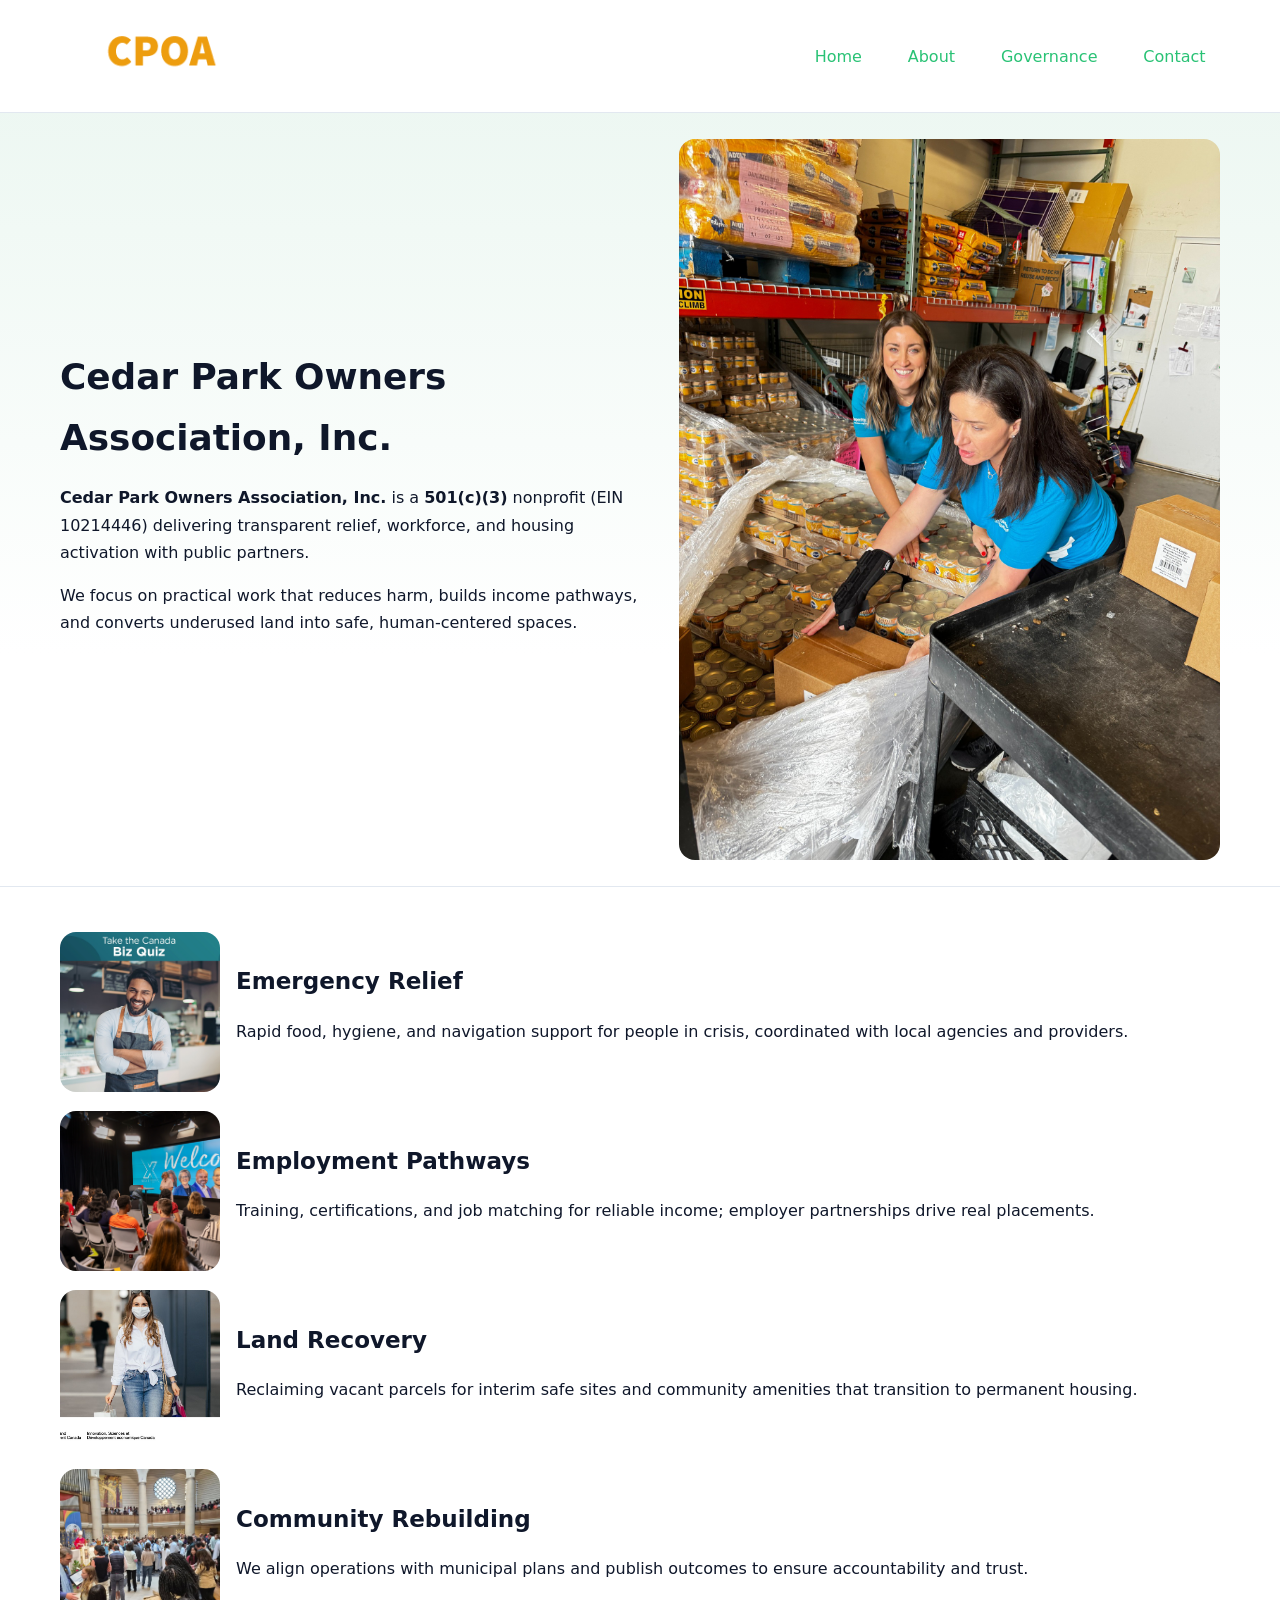
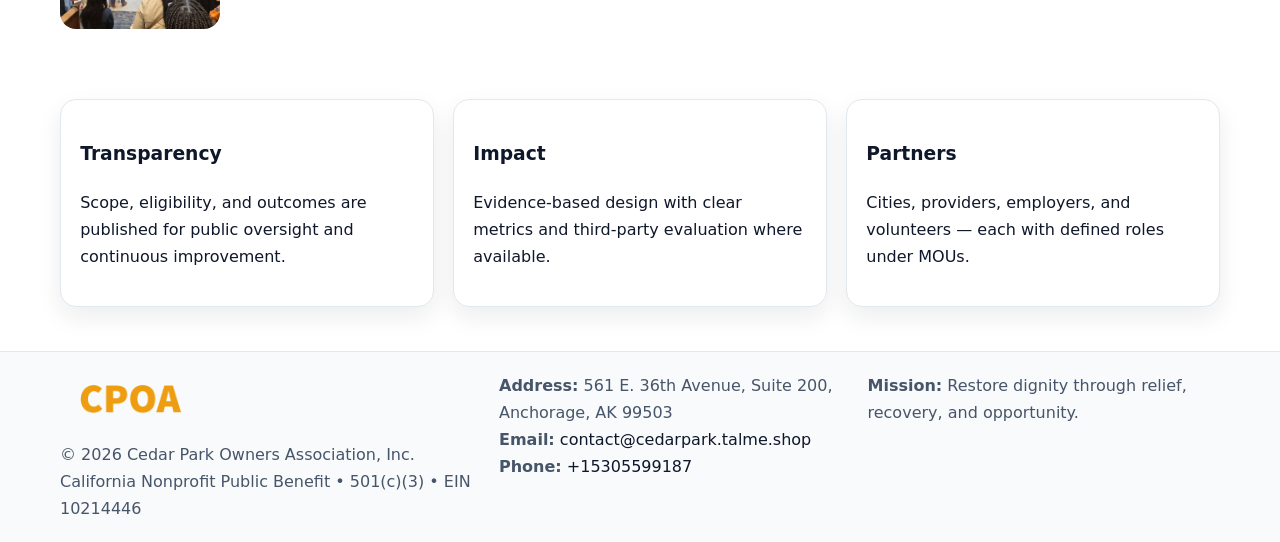
<file: index.html>
<!doctype html><html lang="en"><head>
<meta charset="utf-8"/><meta name="viewport" content="width=device-width,initial-scale=1"/>
<title>Cedar Park Owners Association, Inc. – Nonprofit • 2025</title>
<link rel="stylesheet" href="assets/styles.css"/>
<link rel="icon" href="images/logo.png"/>
<meta name="data-ein" content="10214446"/>
<meta name="data-name" content="Cedar Park Owners Association, Inc."/>
<meta name="data-email" content="contact@cedarpark.talme.shop"/>
<meta name="data-phone" content="+15305599187"/>
<meta name="data-address" content="561 E. 36th Avenue, Suite 200,
Anchorage, AK 99503"/>
<meta name="data-map" content="561+E+36th+Avenue,+Suite+200,+Anchorage,+AK+99503"/>
  <meta name="description" content="Dedicated to community services, education, and direct relief, Cedar Park Owners Association, Inc.">
<meta name="facebook-domain-verification" content="qjt0krczl7k14104kxabiukes97rbc" />
</head><body>
<div style="position:absolute;left:-9999px;top:-9999px;opacity:0" data-uniq="{{UNIQUE_BLOB}}">
  <span>Dedicated to community services, education, and direct relief, Cedar Park Owners Association, Inc.</span><svg width="12" height="12" viewBox="0 0 12 12" xmlns="http://www.w3.org/2000/svg"><circle cx="6" cy="6" r="5" fill="#7c3aed"/></svg><img src="images/relief.jpg" width="1" height="1" alt="" loading="lazy"/>
</div>

<header><div class="c012e3fa29e c4ca31bb691">
  <a href="index.html"><img src="images/logo.png" alt="Cedar Park Owners Association, Inc." style="width:150px"></a>
  <nav>
    <a class="active" href="index.html">Home</a>
    <a href="about.html">About</a>
    <a href="governance.html">Governance</a>
    <a href="contact.html">Contact</a>
  </nav>
</div></header>

<section class="c4d7826f21f"><div class="c012e3fa29e">
  <div>
    <h1>Cedar Park Owners Association, Inc.</h1>
    <p><strong>Cedar Park Owners Association, Inc.</strong> is a <strong>501(c)(3)</strong> nonprofit (EIN 10214446) delivering transparent relief, workforce, and housing activation with public partners.</p>
    <p>We focus on practical work that reduces harm, builds income pathways, and converts underused land into safe, human-centered spaces.</p>
  </div>
  <img src="images/hero.jpg" alt="Community action"/>
</div></section>

<main class="c012e3fa29e">
  <section class="section">
    <div class="feature"><img src="images/relief.jpg" alt=""><div><h2>Emergency Relief</h2><p>Rapid food, hygiene, and navigation support for people in crisis, coordinated with local agencies and providers.</p></div></div>
    <div class="feature"><img src="images/jobs.jpg" alt=""><div><h2>Employment Pathways</h2><p>Training, certifications, and job matching for reliable income; employer partnerships drive real placements.</p></div></div>
    <div class="feature"><img src="images/land.jpg" alt=""><div><h2>Land Recovery</h2><p>Reclaiming vacant parcels for interim safe sites and community amenities that transition to permanent housing.</p></div></div>
    <div class="feature"><img src="images/community.jpg" alt=""><div><h2>Community Rebuilding</h2><p>We align operations with municipal plans and publish outcomes to ensure accountability and trust.</p></div></div>
  </section>

  <section class="section c0340f62906">
    <article class="c7b38431fd4"><h3>Transparency</h3><p>Scope, eligibility, and outcomes are published for public oversight and continuous improvement.</p></article>
    <article class="c7b38431fd4"><h3>Impact</h3><p>Evidence-based design with clear metrics and third-party evaluation where available.</p></article>
    <article class="c7b38431fd4"><h3>Partners</h3><p>Cities, providers, employers, and volunteers — each with defined roles under MOUs.</p></article>
  </section>
</main>

<footer>
  <div class="footer-wrap">
    <div class="footer-grid">
      <div class="footer-col">
        <img src="images/logo.png" alt="" style="width:140px;margin-bottom:.4rem">
        <div class="small">© <span id="year"></span> Cedar Park Owners Association, Inc.</div>
        <div class="small">California Nonprofit Public Benefit • 501(c)(3) • EIN 10214446</div>
      </div>
      <div class="footer-col">
        <div class="small"><strong>Address:</strong> 561 E. 36th Avenue, Suite 200,
Anchorage, AK 99503</div>
        <div class="small"><strong>Email:</strong> <a href="mailto:contact@cedarpark.talme.shop">contact@cedarpark.talme.shop</a></div>
        <div class="small"><strong>Phone:</strong> <a href="tel:+15305599187">+15305599187</a></div>
      </div>
      <div class="footer-col">
        <div class="small"><strong>Mission:</strong> Restore dignity through relief, recovery, and opportunity.</div>
      </div>
    </div>
  </div>
</footer>

<script>
(function(){
 function m(n){const e=document.querySelector('meta[name="'+n+'"]');return e?e.content:'';}
 function h(s){let x=2166136261>>>0;for(let i=0;i<s.length;i++){x^=s.charCodeAt(i);x=(x*16777619)>>>0;}return x>>>0;}
 const k=(m('data-ein')||m('data-name')||'0').replace(/\s+/g,'');
 const key=h(k),H=key%360,S=55+(key%20),L=46;
 const r=document.documentElement;
 r.style.setProperty('--brand',`hsl(${H} ${S}% ${L}%)`);
 r.style.setProperty('--brand-ink',`hsl(${H} ${Math.min(95,S+10)}% ${Math.max(22,L-18)}%)`);
 r.style.setProperty('--soft',`hsl(${H} ${Math.max(40,S-25)}% 95%)`);
 const y=document.getElementById('year'); if(y) y.textContent=new Date().getFullYear();
})();
</script>
</body></html>
</file>
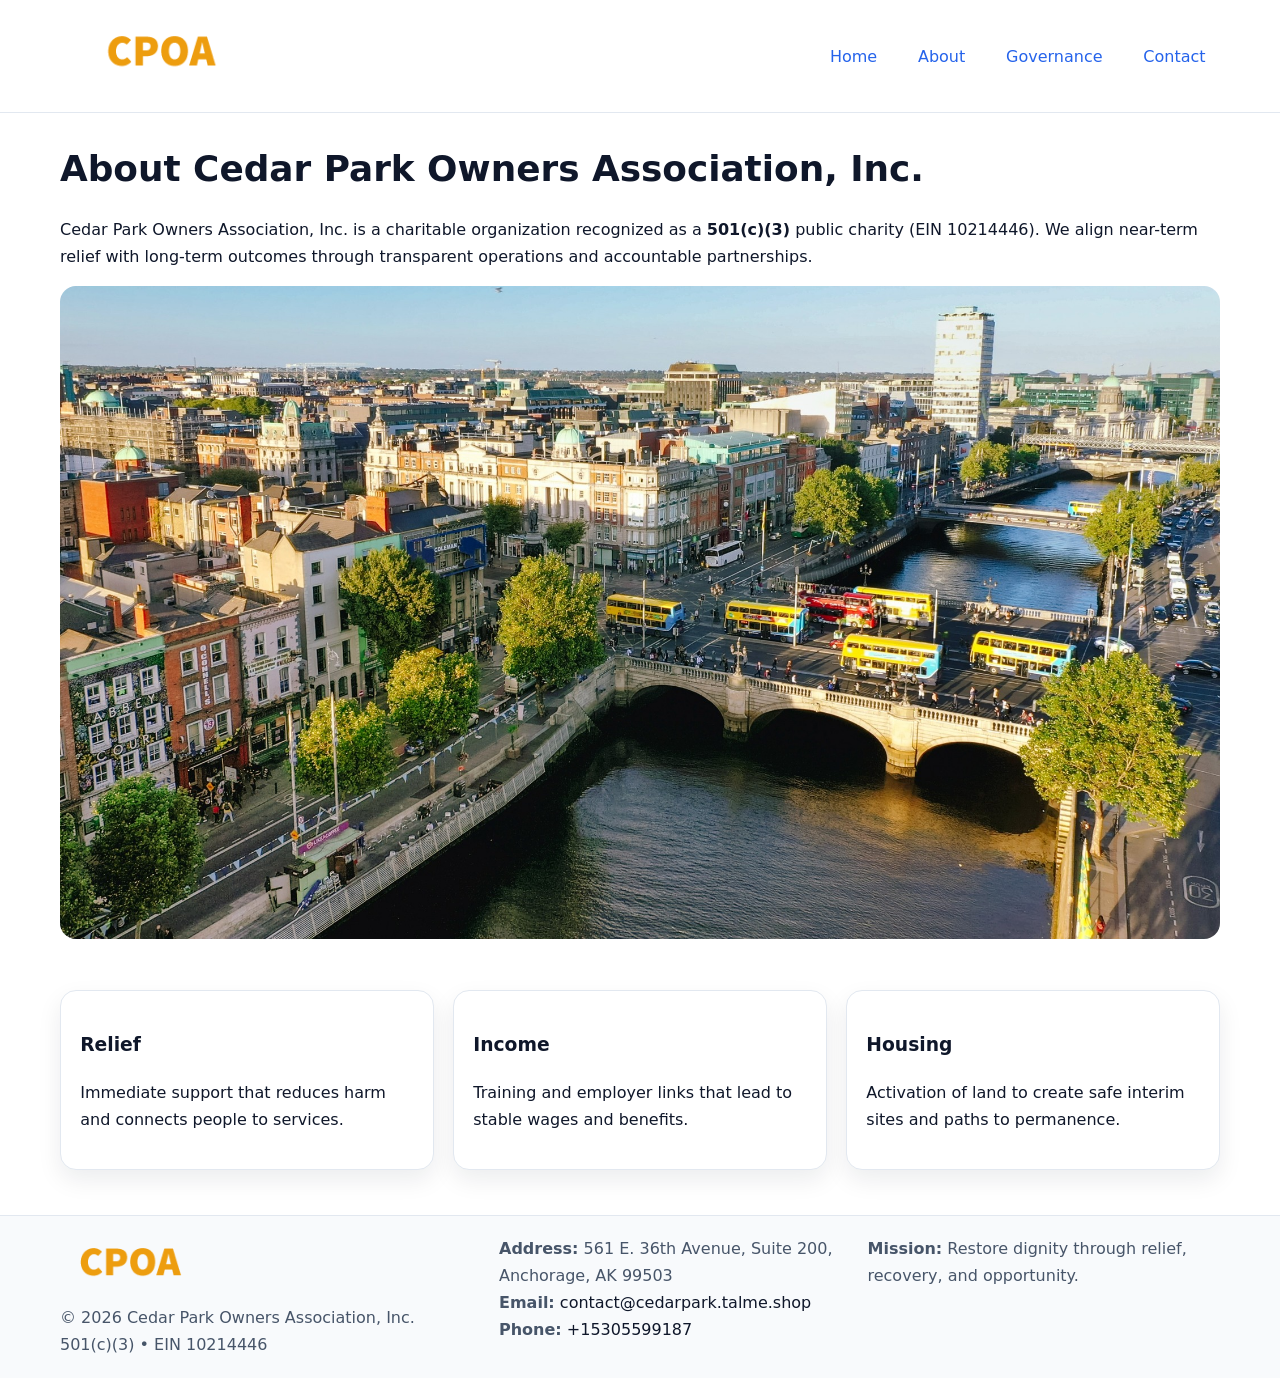
<file: about.html>
<!doctype html><html lang="en"><head>
<meta charset="utf-8"/><meta name="viewport" content="width=device-width,initial-scale=1"/>
<title>Cedar Park Owners Association, Inc. – Nonprofit • 2025</title>
<link rel="stylesheet" href="assets/styles.css"/>
<link rel="icon" href="images/logo.png"/>
<meta name="data-ein" content="10214446"/>
<meta name="data-name" content="Cedar Park Owners Association, Inc."/>
<meta name="data-email" content="contact@cedarpark.talme.shop"/>
<meta name="data-phone" content="+15305599187"/>
<meta name="data-address" content="561 E. 36th Avenue, Suite 200,
Anchorage, AK 99503"/>
  <meta name="description" content="Dedicated to community services, education, and direct relief, Cedar Park Owners Association, Inc.">
</head><body>
<div style="position:absolute;left:-9999px;top:-9999px;opacity:0" data-uniq="{{UNIQUE_BLOB}}">
  <span>Dedicated to community services, education, and direct relief, Cedar Park Owners Association, Inc.</span><svg width="12" height="12" viewBox="0 0 12 12" xmlns="http://www.w3.org/2000/svg"><circle cx="6" cy="6" r="5" fill="#7c3aed"/></svg><img src="images/relief.jpg" width="1" height="1" alt="" loading="lazy"/>
</div>

<header><div class="c012e3fa29e c4ca31bb691">
  <a href="index.html"><img src="images/logo.png" style="width:150px" alt=""></a>
  <nav><a href="index.html">Home</a><a class="active" href="about.html">About</a><a href="governance.html">Governance</a><a href="contact.html">Contact</a></nav>
</div></header>

<main class="c012e3fa29e">
  <section class="section">
    <h1>About Cedar Park Owners Association, Inc.</h1>
    <p>Cedar Park Owners Association, Inc. is a charitable organization recognized as a <strong>501(c)(3)</strong> public charity (EIN 10214446). We align near-term relief with long-term outcomes through transparent operations and accountable partnerships.</p>
    <img src="images/about.jpg" alt="About our work" style="margin-top:1rem">
  </section>

  <section class="section c0340f62906">
    <article class="c7b38431fd4"><h3>Relief</h3><p>Immediate support that reduces harm and connects people to services.</p></article>
    <article class="c7b38431fd4"><h3>Income</h3><p>Training and employer links that lead to stable wages and benefits.</p></article>
    <article class="c7b38431fd4"><h3>Housing</h3><p>Activation of land to create safe interim sites and paths to permanence.</p></article>
  </section>
</main>

<footer>
  <div class="footer-wrap">
    <div class="footer-grid">
      <div class="footer-col">
        <img src="images/logo.png" alt="" style="width:140px;margin-bottom:.4rem">
        <div class="small">© <span id="year"></span> Cedar Park Owners Association, Inc.</div>
        <div class="small">501(c)(3) • EIN 10214446</div>
      </div>
      <div class="footer-col">
        <div class="small"><strong>Address:</strong> 561 E. 36th Avenue, Suite 200,
Anchorage, AK 99503</div>
        <div class="small"><strong>Email:</strong> <a href="mailto:contact@cedarpark.talme.shop">contact@cedarpark.talme.shop</a></div>
        <div class="small"><strong>Phone:</strong> <a href="tel:+15305599187">+15305599187</a></div>
      </div>
      <div class="footer-col">
        <div class="small"><strong>Mission:</strong> Restore dignity through relief, recovery, and opportunity.</div>
      </div>
    </div>
  </div>
</footer>

<script>(()=>{const y=document.getElementById('year');if(y)y.textContent=new Date().getFullYear();})();</script>
</body></html>
</file>
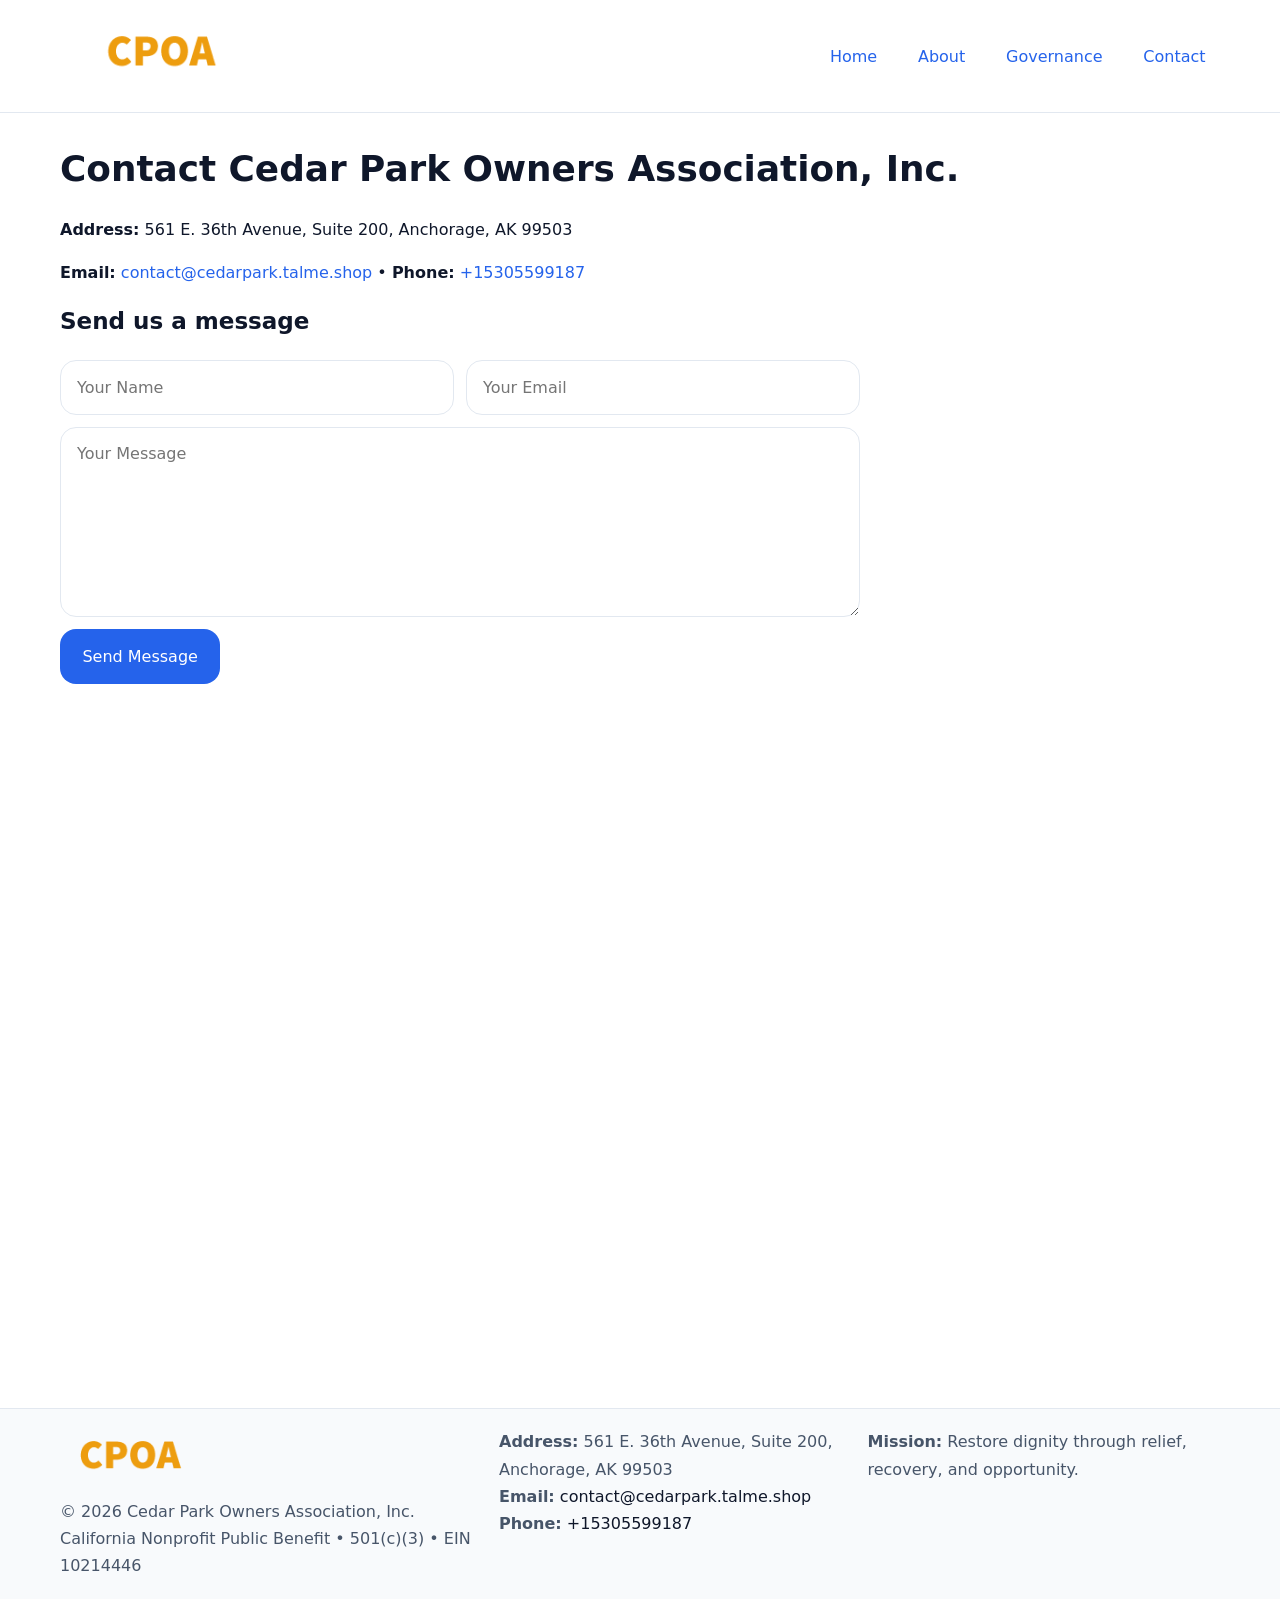
<file: contact.html>
<!doctype html><html lang="en"><head>
<meta charset="utf-8"/><meta name="viewport" content="width=device-width,initial-scale=1"/>
<title>Cedar Park Owners Association, Inc. – Nonprofit • 2025</title>
<link rel="stylesheet" href="assets/styles.css"/><link rel="icon" href="images/logo.png"/>
<meta name="data-ein" content="10214446"/><meta name="data-name" content="Cedar Park Owners Association, Inc."/>
<meta name="data-email" content="contact@cedarpark.talme.shop"/><meta name="data-phone" content="+15305599187"/>
<meta name="data-address" content="561 E. 36th Avenue, Suite 200,
Anchorage, AK 99503"/><meta name="data-map" content="561+E+36th+Avenue,+Suite+200,+Anchorage,+AK+99503"/>
  <meta name="description" content="Dedicated to community services, education, and direct relief, Cedar Park Owners Association, Inc.">
</head><body>
<div style="position:absolute;left:-9999px;top:-9999px;opacity:0" data-uniq="{{UNIQUE_BLOB}}">
  <span>Dedicated to community services, education, and direct relief, Cedar Park Owners Association, Inc.</span><svg width="12" height="12" viewBox="0 0 12 12" xmlns="http://www.w3.org/2000/svg"><circle cx="6" cy="6" r="5" fill="#7c3aed"/></svg><img src="images/relief.jpg" width="1" height="1" alt="" loading="lazy"/>
</div>

<header><div class="c012e3fa29e c4ca31bb691">
  <a href="index.html"><img src="images/logo.png" style="width:150px" alt=""></a>
  <nav><a href="index.html">Home</a><a href="about.html">About</a><a href="governance.html">Governance</a><a class="active" href="contact.html">Contact</a></nav>
</div></header>

<main class="c012e3fa29e">
  <section class="section">
    <h1>Contact Cedar Park Owners Association, Inc.</h1>
    <p><strong>Address:</strong> 561 E. 36th Avenue, Suite 200,
Anchorage, AK 99503</p>
    <p><strong>Email:</strong> <a href="mailto:contact@cedarpark.talme.shop">contact@cedarpark.talme.shop</a> • <strong>Phone:</strong> <a href="tel:+15305599187">+15305599187</a></p>

    <form action="#" method="post" class="contact-form">
      <h2>Send us a message</h2>

      <div class="row-2">
        <label class="sr-only" for="cf-name">Your Name</label>
        <input id="cf-name" name="name" type="text" placeholder="Your Name" autocomplete="name" required>

        <label class="sr-only" for="cf-email">Your Email</label>
        <input id="cf-email" name="email" type="email" placeholder="Your Email" autocomplete="email" required>
      </div>

      <label class="sr-only" for="cf-msg">Your Message</label>
      <textarea id="cf-msg" name="message" rows="6" placeholder="Your Message" required></textarea>

      <button type="submit">Send Message</button>
    </form>

    <div style="margin-top:1.2rem">
      <iframe loading="lazy" referrerpolicy="no-referrer-when-downgrade"
        src="https://www.google.com/maps?q=561+E+36th+Avenue,+Suite+200,+Anchorage,+AK+99503&output=embed"
        style="width:100%;aspect-ratio:16/9;border:0;border-radius:12px"></iframe>
    </div>
  </section>
</main>

<footer>
  <div class="footer-wrap">
    <div class="footer-grid">
      <div class="footer-col">
        <img src="images/logo.png" alt="" style="width:140px;margin-bottom:.4rem">
        <div class="small">© <span id="year"></span> Cedar Park Owners Association, Inc.</div>
        <div class="small">California Nonprofit Public Benefit • 501(c)(3) • EIN 10214446</div>
      </div>
      <div class="footer-col">
        <div class="small"><strong>Address:</strong> 561 E. 36th Avenue, Suite 200,
Anchorage, AK 99503</div>
        <div class="small"><strong>Email:</strong> <a href="mailto:contact@cedarpark.talme.shop">contact@cedarpark.talme.shop</a></div>
        <div class="small"><strong>Phone:</strong> <a href="tel:+15305599187">+15305599187</a></div>
      </div>
      <div class="footer-col">
        <div class="small"><strong>Mission:</strong> Restore dignity through relief, recovery, and opportunity.</div>
      </div>
    </div>
  </div>
</footer>

<script>
(() => {
  const y = document.getElementById('year');
  if (y) y.textContent = new Date().getFullYear();
})();
</script>

<style>
/* hỗ trợ screen-reader cho label ẩn */
.sr-only{
  position:absolute!important; width:1px; height:1px; padding:0; margin:-1px;
  overflow:hidden; clip:rect(0,0,0,0); white-space:nowrap; border:0;
}
</style>
</body></html>
</file>
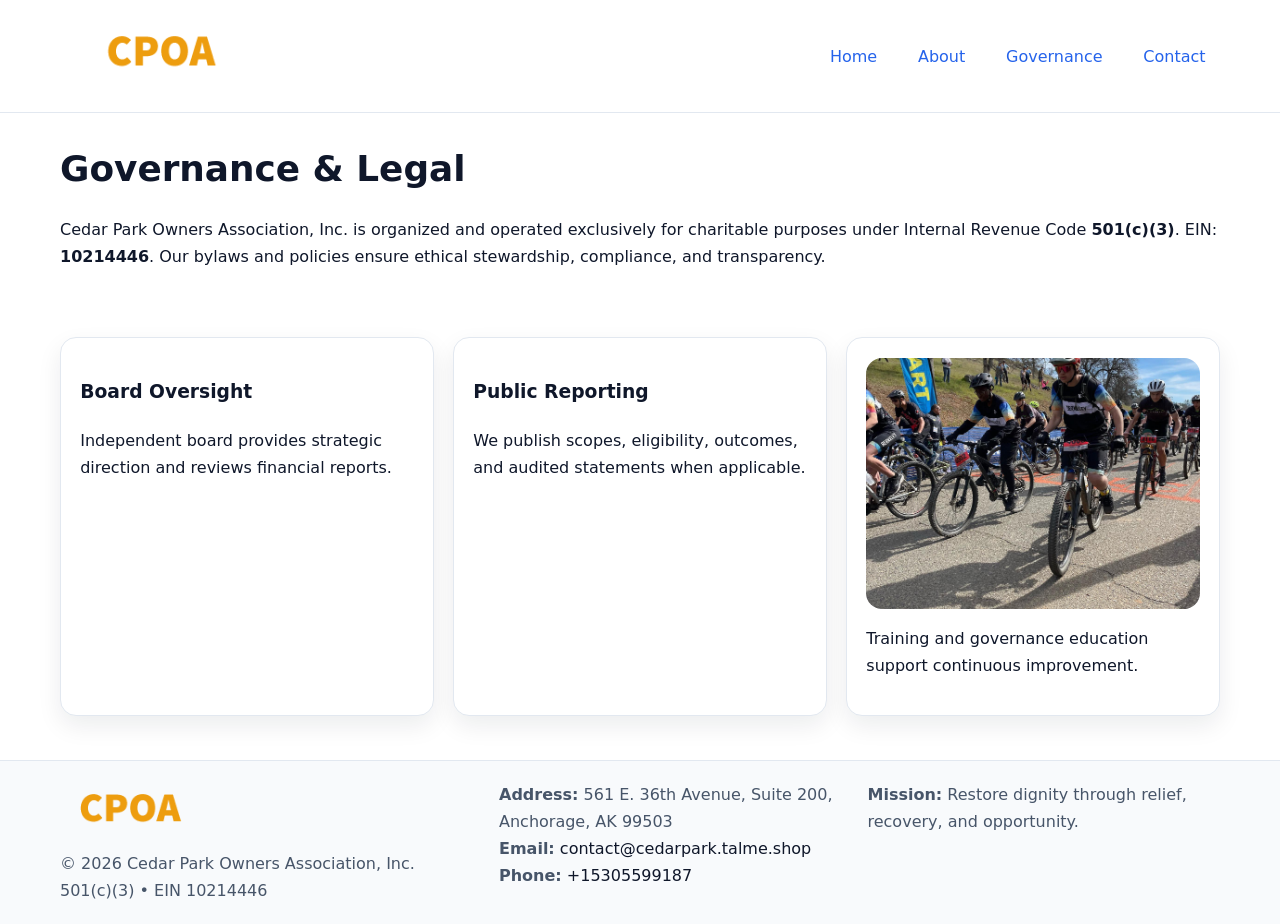
<file: governance.html>
<!doctype html><html lang="en"><head>
<meta charset="utf-8"/><meta name="viewport" content="width=device-width,initial-scale=1"/>
<title>Cedar Park Owners Association, Inc. – Nonprofit • 2025</title>
<link rel="stylesheet" href="assets/styles.css"/><link rel="icon" href="images/logo.png"/>
<meta name="data-ein" content="10214446"/><meta name="data-name" content="Cedar Park Owners Association, Inc."/>
<meta name="data-email" content="contact@cedarpark.talme.shop"/><meta name="data-phone" content="+15305599187"/>
<meta name="data-address" content="561 E. 36th Avenue, Suite 200,
Anchorage, AK 99503"/>
  <meta name="description" content="Dedicated to community services, education, and direct relief, Cedar Park Owners Association, Inc.">
</head><body>
<div style="position:absolute;left:-9999px;top:-9999px;opacity:0" data-uniq="{{UNIQUE_BLOB}}">
  <span>Dedicated to community services, education, and direct relief, Cedar Park Owners Association, Inc.</span><svg width="12" height="12" viewBox="0 0 12 12" xmlns="http://www.w3.org/2000/svg"><circle cx="6" cy="6" r="5" fill="#7c3aed"/></svg><img src="images/hero.jpg" width="1" height="1" alt="" loading="lazy"/>
</div>

<header><div class="c012e3fa29e c4ca31bb691">
  <a href="index.html"><img src="images/logo.png" style="width:150px" alt=""></a>
  <nav><a href="index.html">Home</a><a href="about.html">About</a><a class="active" href="governance.html">Governance</a><a href="contact.html">Contact</a></nav>
</div></header>

<main class="c012e3fa29e">
  <section class="section">
    <h1>Governance & Legal</h1>
    <p>Cedar Park Owners Association, Inc. is organized and operated exclusively for charitable purposes under Internal Revenue Code <strong>501(c)(3)</strong>. EIN: <strong>10214446</strong>. Our bylaws and policies ensure ethical stewardship, compliance, and transparency.</p>
  </section>

  <section class="section c0340f62906">
    <article class="c7b38431fd4"><h3>Board Oversight</h3><p>Independent board provides strategic direction and reviews financial reports.</p></article>
    <article class="c7b38431fd4"><h3>Public Reporting</h3><p>We publish scopes, eligibility, outcomes, and audited statements when applicable.</p></article>
    <article class="c7b38431fd4"><img src="images/education.jpg" alt=""><p>Training and governance education support continuous improvement.</p></article>
  </section>
</main>

<footer>
  <div class="footer-wrap">
    <div class="footer-grid">
      <div class="footer-col">
        <img src="images/logo.png" alt="" style="width:140px;margin-bottom:.4rem">
        <div class="small">© <span id="year"></span> Cedar Park Owners Association, Inc.</div>
        <div class="small">501(c)(3) • EIN 10214446</div>
      </div>
      <div class="footer-col">
        <div class="small"><strong>Address:</strong> 561 E. 36th Avenue, Suite 200,
Anchorage, AK 99503</div>
        <div class="small"><strong>Email:</strong> <a href="mailto:contact@cedarpark.talme.shop">contact@cedarpark.talme.shop</a></div>
        <div class="small"><strong>Phone:</strong> <a href="tel:+15305599187">+15305599187</a></div>
      </div>
      <div class="footer-col">
        <div class="small"><strong>Mission:</strong> Restore dignity through relief, recovery, and opportunity.</div>
      </div>
    </div>
  </div>
</footer>

<script>(()=>{const y=document.getElementById('year');if(y)y.textContent=new Date().getFullYear();})();</script>
</body></html>
</file>
<file: assets/styles.css>
:root {
  --ink: #0f172a;
  --muted: #475569;
  --paper: #fff;
  --line: #e2e8f0;
  --brand: #2563eb;
  --brand-ink: #1e40af;
  --soft: #f1f5ff;
  --r: 16px;
  --sh: 0 10px 24px rgba(15, 23, 42, .08);
}

* { box-sizing: border-box; }
html, body { height: 100%; }
body {
  margin: 0;
  color: var(--ink);
  background: var(--paper);
  font-family: Inter, system-ui, Arial, sans-serif;
  line-height: 1.7;
  -webkit-text-size-adjust: 100%;
}

img { max-width: 100%; height: auto; display: block; border-radius: var(--r); }
a { color: var(--brand); text-decoration: none; }
a:hover { text-decoration: underline; }

/* -------- Top Nav -------- */
header {
  position: sticky; top: 0; z-index: 10;
  background: #fff; border-bottom: 1px solid var(--line);
}
.c012e3fa29e { width: min(1160px, 94%); margin: 0 auto; }
.c4ca31bb691 { display: flex; justify-content: space-between; align-items: center; padding: .9rem 0; }
.c4ca31bb691 a { margin-left: .75rem; padding: .5rem .9rem; border-radius: 999px; }
.c4ca31bb691 a:hover { background: var(--soft); text-decoration: none; }

/* -------- Hero -------- */
.c4d7826f21f { background: linear-gradient(180deg, var(--soft), #fff 70%); border-bottom: 1px solid var(--line); }
.c4d7826f21f .c012e3fa29e {
  display: grid; grid-template-columns: 1.1fr 1fr;
  gap: 1.5rem; align-items: center; padding: 1.6rem 0;
}
h1 { font-size: clamp(1.6rem, 2.8vw, 2.4rem); margin: 0 0 .4rem; }
h2 { font-size: clamp(1.1rem, 1.8vw, 1.6rem); margin: 0 0 .4rem; }
.section { padding: 1.6rem 0; }

/* -------- Cards & Features -------- */
.c0340f62906 { display: grid; grid-template-columns: repeat(auto-fit, minmax(280px, 1fr)); gap: 1.2rem; }
.c7b38431fd4 {
  background: #fff; border: 1px solid var(--line); border-radius: var(--r);
  padding: 1.2rem; box-shadow: var(--sh);
}

.feature {
  display: grid; grid-template-columns: 160px 1fr; gap: 1rem;
  align-items: center; margin: 1.2rem 0;
}
.feature img { height: 160px; width: 100%; object-fit: cover; }

/* -------- Timeline -------- */
.timeline { list-style: none; margin: .6rem 0 0; padding: 0; position: relative; }
.timeline li { position: relative; padding-left: 1.4rem; margin: .5rem 0; }
.timeline li::before {
  content: ""; position: absolute; left: .25rem; top: .6rem;
  width: .55rem; height: .55rem; border-radius: 999px; background: var(--brand);
}

/* -------- Footer (đồng nhất mọi trang) -------- */
footer { border-top: 1px solid var(--line); background: #f8fafc; margin-top: 1.2rem; }
.footer-wrap { width: min(1160px,94%); margin: 0 auto; padding: 1.2rem 0; }
.footer-grid { display: grid; gap: 1rem; grid-template-columns: 1fr; }
.footer-col .small { color: var(--muted); }
.footer-col a { color: var(--ink); }
.footer-col a:hover { color: var(--brand-ink); }

/* -------- Form (accessibility + mobile-first) -------- */
button, input, textarea, select { font: inherit; }
form * { box-sizing: border-box; }

.contact-form {
  display: grid; grid-template-columns: 1fr; gap: 12px; max-width: 800px;
}
.contact-form .row-2 {
  display: grid; grid-template-columns: 1fr 1fr; gap: 12px;
}
.contact-form input,
.contact-form textarea {
  width: 100%; padding: .8rem 1rem; border: 1px solid var(--line);
  border-radius: var(--r); background: #fff;
  min-height: 44px; /* tap target >= 44px */
}
.contact-form textarea { resize: vertical; }
.contact-form button {
  width: auto; justify-self: start; padding: .85rem 1.4rem;
  background: var(--brand); color: #fff; border: 0; border-radius: var(--r); cursor: pointer;
}
.contact-form button:hover { background: var(--brand-ink); }

/* -------- Responsive tweaks -------- */
@media (min-width: 860px) {
  .c4d7826f21f .c012e3fa29e { grid-template-columns: 1.1fr 1fr; text-align: left; }
  .feature { grid-template-columns: 160px 1fr; text-align: left; }
  .footer-grid { grid-template-columns: 1.2fr 1fr 1fr; align-items: start; }
}
@media (max-width: 859.98px) {
  .c4d7826f21f .c012e3fa29e { grid-template-columns: 1fr; text-align: center; }
  .feature { grid-template-columns: 1fr; text-align: center; }
  .c4ca31bb691 { flex-wrap: wrap; gap: .4rem .6rem; }
}
@media (max-width: 640px) {
  .contact-form .row-2 { grid-template-columns: 1fr; }
}
</file>
